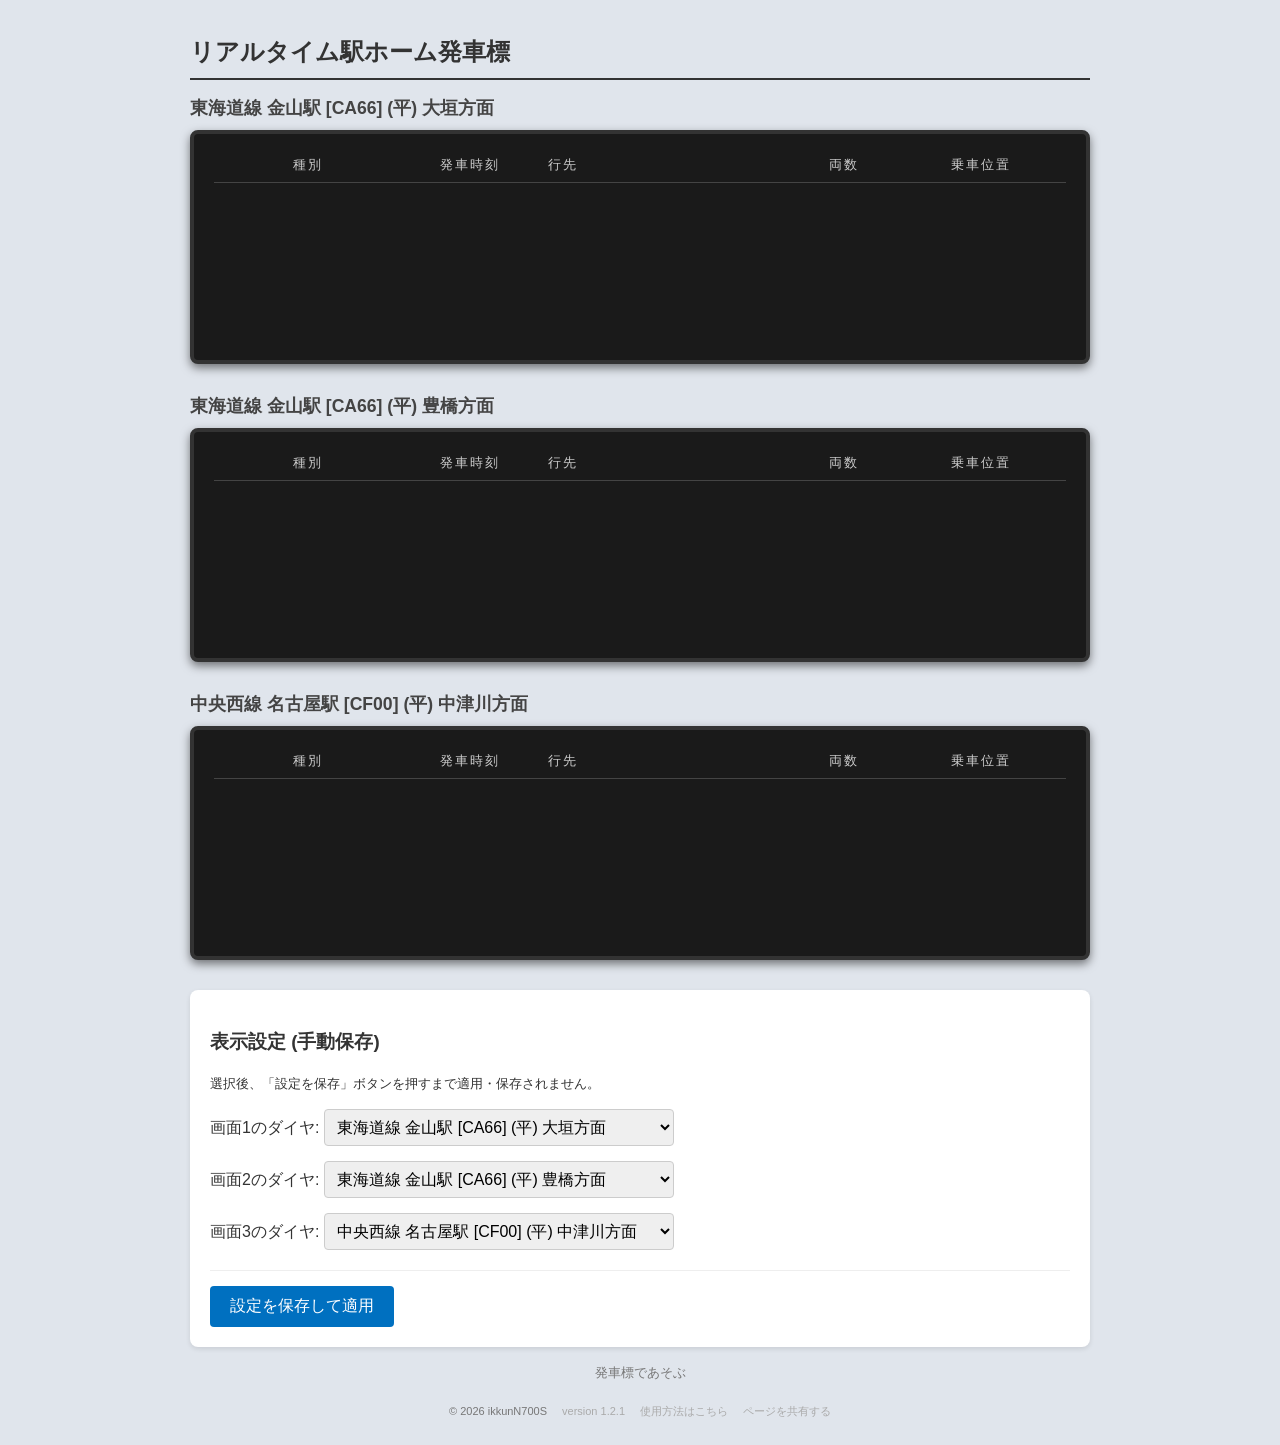
<file: index.html>
<!DOCTYPE html>
<html lang="ja">
<head>
    <meta charset="UTF-8">
    <meta name="viewport" content="width=900">
    <link rel="icon" type="image/svg+xml" href="./images/favicon/favicon.svg">
    <link rel="apple-touch-icon" sizes="180x180" href="./images/favicon/apple-touch-icon-180x180.png">
    <link rel="icon" type="image/png" sizes="256x256" href="./images/favicon/android-chrome-256x256.png">
    <title>リアルタイム駅ホーム発車標</title>
    <link rel="stylesheet" href="./css/sub.css">
    </head>
<body>
    <div class="container">
        <h1>リアルタイム駅ホーム発車標</h1>

        <div class="boards-wrapper">
            <div class="board-section">
                <h2 class="board-title" id="board-title-1">画面1</h2>
                <div class="display-board" id="board-1">
                    <div class="board-header">
                        <span class="col-type">種別</span>
                        <span class="col-time">発車時刻</span>
                        <span class="col-dest">行先</span>
                        <span class="col-cars">両数</span>
                        <span class="col-pos">乗車位置</span>
                    </div>
                    <div class="board-row">
                        <span class="col-type"><div id="disp-type-1-1" class="type-box"></div></span>
                        <span class="col-time" id="disp-time-1-1"></span>
                        <span class="col-dest"><span id="disp-dest-1-1" class="dest-text"></span></span>
                        <span class="col-cars" id="disp-cars-1-1"></span>
                        <span class="col-pos" id="disp-pos-1-1"></span>
                    </div>
                    <div class="board-row">
                        <span class="col-type"><div id="disp-type-1-2" class="type-box"></div></span>
                        <span class="col-time" id="disp-time-1-2"></span>
                        <span class="col-dest"><span id="disp-dest-1-2" class="dest-text"></span></span>
                        <span class="col-cars" id="disp-cars-1-2"></span>
                        <span class="col-pos" id="disp-pos-1-2"></span>
                    </div>
                </div>
            </div>

            <div class="board-section">
                <h2 class="board-title" id="board-title-2">画面2</h2>
                <div class="display-board" id="board-2">
                    <div class="board-header">
                        <span class="col-type">種別</span>
                        <span class="col-time">発車時刻</span>
                        <span class="col-dest">行先</span>
                        <span class="col-cars">両数</span>
                        <span class="col-pos">乗車位置</span>
                    </div>
                    <div class="board-row">
                        <span class="col-type"><div id="disp-type-2-1" class="type-box"></div></span>
                        <span class="col-time" id="disp-time-2-1"></span>
                        <span class="col-dest"><span id="disp-dest-2-1" class="dest-text"></span></span>
                        <span class="col-cars" id="disp-cars-2-1"></span>
                        <span class="col-pos" id="disp-pos-2-1"></span>
                    </div>
                    <div class="board-row">
                        <span class="col-type"><div id="disp-type-2-2" class="type-box"></div></span>
                        <span class="col-time" id="disp-time-2-2"></span>
                        <span class="col-dest"><span id="disp-dest-2-2" class="dest-text"></span></span>
                        <span class="col-cars" id="disp-cars-2-2"></span>
                        <span class="col-pos" id="disp-pos-2-2"></span>
                    </div>
                </div>
            </div>

            <div class="board-section">
                <h2 class="board-title" id="board-title-3">画面3</h2>
                <div class="display-board" id="board-3">
                    <div class="board-header">
                        <span class="col-type">種別</span>
                        <span class="col-time">発車時刻</span>
                        <span class="col-dest">行先</span>
                        <span class="col-cars">両数</span>
                        <span class="col-pos">乗車位置</span>
                    </div>
                    <div class="board-row">
                        <span class="col-type"><div id="disp-type-3-1" class="type-box"></div></span>
                        <span class="col-time" id="disp-time-3-1"></span>
                        <span class="col-dest"><span id="disp-dest-3-1" class="dest-text"></span></span>
                        <span class="col-cars" id="disp-cars-3-1"></span>
                        <span class="col-pos" id="disp-pos-3-1"></span>
                    </div>
                    <div class="board-row">
                        <span class="col-type"><div id="disp-type-3-2" class="type-box"></div></span>
                        <span class="col-time" id="disp-time-3-2"></span>
                        <span class="col-dest"><span id="disp-dest-3-2" class="dest-text"></span></span>
                        <span class="col-cars" id="disp-cars-3-2"></span>
                        <span class="col-pos" id="disp-pos-3-2"></span>
                    </div>
                </div>
            </div>
        </div>

        <div class="controls">
            <h3>表示設定 (手動保存)</h3>
            <p><small>選択後、「設定を保存」ボタンを押すまで適用・保存されません。</small></p>
            
            <div class="control-row">
                <label>画面1のダイヤ: 
                    <select class="schedule-select" id="select-board-1"></select>
                </label>
            </div>

            <div class="control-row">
                <label>画面2のダイヤ: 
                    <select class="schedule-select" id="select-board-2"></select>
                </label>
            </div>

            <div class="control-row">
                <label>画面3のダイヤ: 
                    <select class="schedule-select" id="select-board-3"></select>
                </label>
            </div>

            <div class="save-actions">
                <button id="btn-save" class="btn-primary">設定を保存して適用</button>
                <span id="save-message" class="msg-hidden">保存しました！</span>
            </div>
        </div>

        <p><small><div class="link"><a href="./play.html" class="home-link">発車標であそぶ</a></div></small></p>
    </div>

    <footer>
        <p>&copy; 2026 ikkunN700S</p>
        <p id="site-version"></p>
        <a href="https://github.com/ikkunN700S/train-station-lcd#%E9%A7%85%E3%83%9B%E3%83%BC%E3%83%A0%E7%99%BA%E8%BB%8A%E6%A8%99%E3%82%B7%E3%83%9F%E3%83%A5%E3%83%AC%E3%83%BC%E3%82%BF" target="_blank" rel="noopener noreferrer" class="footer-link">使用方法はこちら</a>
        <a href="" id="share-link" class="footer-link">ページを共有する</a>
    </footer>

    <script src="./js/config.js"></script>
    <script src="./js/sub.js"></script>
    <script src="./js/version.js"></script>
    <script src="./js/sharelink.js"></script>
</body>
</html>
</file>
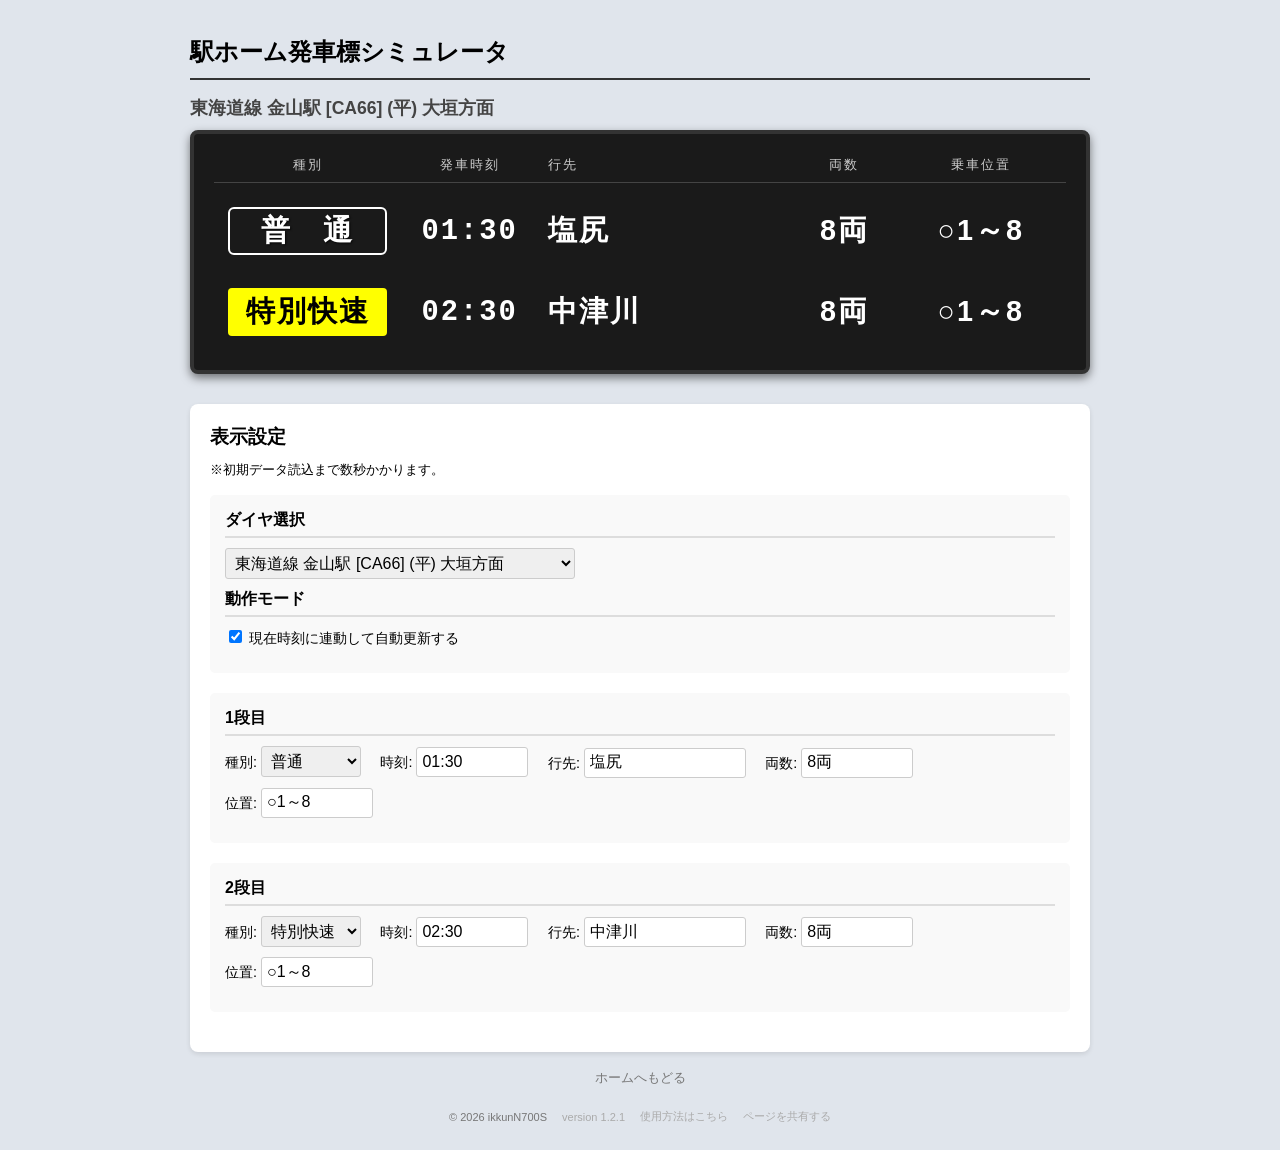
<file: play.html>
<!DOCTYPE html>
<html lang="ja">
<head>
    <meta charset="UTF-8">
    <meta name="viewport" content="width=900">
    <link rel="icon" type="image/svg+xml" href="./images/favicon/favicon.svg">
    <link rel="apple-touch-icon" sizes="180x180" href="./images/favicon/apple-touch-icon-180x180.png">
    <link rel="icon" type="image/png" sizes="256x256" href="./images/favicon/android-chrome-256x256.png">
    <title>駅ホーム発車標シミュレータ</title>
    <link rel="stylesheet" href="./css/style.css">
</head>
<body>
    <div class="container">
        <h1>駅ホーム発車標シミュレータ</h1>

        <h2 class="board-title" id="board-title">画面</h2>
        <div class="display-board">
            <div class="board-header">
                <span class="col-type">種別</span>
                <span class="col-time">発車時刻</span>
                <span class="col-dest">行先</span>
                <span class="col-cars">両数</span>
                <span class="col-pos">乗車位置</span>
            </div>
            
            <div class="board-row">
                <span class="col-type"><div id="disp-type-1" class="type-box"></div></span>
                <span class="col-time" id="disp-time-1"></span>
                <span class="col-dest">
                    <span id="disp-dest-1" class="dest-text"></span>
                </span>
                <span class="col-cars" id="disp-cars-1"></span>
                <span class="col-pos" id="disp-pos-1"></span>
            </div>

            <div class="board-row">
                <span class="col-type"><div id="disp-type-2" class="type-box"></div></span>
                <span class="col-time" id="disp-time-2"></span>
                <span class="col-dest">
                    <span id="disp-dest-2" class="dest-text"></span>
                </span>
                <span class="col-cars" id="disp-cars-2"></span>
                <span class="col-pos" id="disp-pos-2"></span>
            </div>
        </div>

        <div class="controls">
            <h3>表示設定</h3>
            <p><small>※初期データ読込まで数秒かかります。</small></p>
            
            <div class="control-row">
                <h4>ダイヤ選択</h4>
                <select class="schedule-select" id="schedule-selector">
                    
                </select>

                <h4>動作モード</h4>
                <label>
                    <input type="checkbox" id="auto-update-toggle" checked>
                    現在時刻に連動して自動更新する
                </label>
            </div>

            <div class="control-row">
                <h4>1段目</h4>
                <label>種別: 
                    <select id="input-type-1">
                        <option value="local">普通</option>
                        <option value="semirapid">区間快速</option>
                        <option value="rapid">快速</option>
                        <option value="newrapid">新快速</option>
                        <option value="specialrapid">特別快速</option>
                        <option value="extra">臨時</option>
                        <option value="outofservice">回送</option>
                    </select>
                </label>
                <label>時刻: <input type="text" id="input-time-1" value=""></label>
                <label>行先: <input type="text" id="input-dest-1" value=""></label>
                <label>両数: <input type="text" id="input-cars-1" value=""></label>
                <label>位置: <input type="text" id="input-pos-1" value=""></label>
            </div>

            <div class="control-row">
                <h4>2段目</h4>
                <label>種別: 
                    <select id="input-type-2">
                        <option value="local">普通</option>
                        <option value="semirapid">区間快速</option>
                        <option value="rapid">快速</option>
                        <option value="newrapid">新快速</option>
                        <option value="specialrapid">特別快速</option>
                        <option value="extra">臨時</option>
                        <option value="outofservice">回送</option>
                    </select>
                </label>
                <label>時刻: <input type="text" id="input-time-2" value=""></label>
                <label>行先: <input type="text" id="input-dest-2" value=""></label>
                <label>両数: <input type="text" id="input-cars-2" value=""></label>
                <label>位置: <input type="text" id="input-pos-2" value=""></label>
            </div>
        </div>

        <p><small><div class="link"><a href="./index.html" class="home-link">ホームへもどる</a></div></small></p>
    </div>

    <footer>
        <p>&copy; 2026 ikkunN700S</p>
        <p id="site-version"></p>
        <a href="https://github.com/ikkunN700S/train-station-lcd#%E9%A7%85%E3%83%9B%E3%83%BC%E3%83%A0%E7%99%BA%E8%BB%8A%E6%A8%99%E3%82%B7%E3%83%9F%E3%83%A5%E3%83%AC%E3%83%BC%E3%82%BF" target="_blank" rel="noopener noreferrer" class="footer-link">使用方法はこちら</a>
        <a href="" id="share-link" class="footer-link">ページを共有する</a>
    </footer>

    <script src="./js/config.js"></script>
    <script src="./js/script.js"></script>
    <script src="./js/version.js"></script>
    <script src="./js/sharelink.js"></script>
</body>
</html>
</file>
<file: css/sub.css>
body {
    font-family: "Hiragino Kaku Gothic ProN", "Meiryo", sans-serif;
    background-color: #e0e5ec;
    margin: 0;
    padding: 20px;
    color: #333;
}

.container {
    width: 900px;
    margin: 0 auto;
}

h1 {
    font-size: 1.5rem;
    border-bottom: 2px solid #333;
    padding-bottom: 10px;
}

/* 発車標エリアのレイアウト */
.boards-wrapper {
    display: flex;
    flex-direction: column;
    gap: 30px;
    margin-bottom: 30px;
}

.board-title {
    font-size: 1.1rem;
    margin: 0 0 10px 0;
    color: #444;
}

/* 発車標ディスプレイ (前回のものを流用・調整) */
.display-board {
    background-color: #1a1a1a;
    color: #ffffff;
    padding: 15px 20px;
    border-radius: 8px;
    border: 4px solid #333;
    box-shadow: 0 4px 10px rgba(0, 0, 0, 0.5);
    letter-spacing: 2px;
}

.board-header {
    display: flex;
    align-items: center;
    padding: 8px 0;
    font-size: 0.8rem;
    color: #cccccc;
    border-bottom: 1px solid #444;
    margin-bottom: 10px;
}

.board-row {
    display: flex;
    align-items: center;
    padding: 8px 0;
    font-size: 1.8rem;
    font-weight: bold;
    height: 60px;
}

.col-type {
    width: 22%;
    text-align: center;
}

.col-time {
    width: 16%;
    text-align: center;
    font-family: monospace;
}

.col-dest {
    width: 30%;
    text-align: left;
    padding: 0 10px;
    box-sizing: border-box;
    overflow: hidden;
    white-space: nowrap;
    display: flex;
    align-items: center;
}

.col-cars {
    width: 12%;
    text-align: center;
}

.col-pos {
    width: 20%;
    text-align: center;
}

.dest-text {
    display: inline-block;
    white-space: nowrap;
    transform-origin: left center;
}

.type-box {
    display: inline-block;
    padding: 2px 10px;
    width: 85%;
    text-align: center;
    text-shadow: 1px 1px 2px rgba(0, 0, 0, 0.8);
    box-sizing: border-box;
    border: 2px solid transparent;
    border-radius: 4px;
}

.type-box:empty {
    display: none;
}

.type-local {
    background-color: #1a1a1a;
    color: #ffffff;
    border-color: #ffffff;
    border-radius: 6px;
}

.type-semirapid {
    background-color: #00cc44;
    color: #fff;
}

.type-rapid {
    background-color: #0052cc;
    color: #fff;
}

.type-newrapid {
    background-color: #ff4400;
    color: #fff;
}

.type-specialrapid {
    background-color: #ffff00ff;
    color: #000;
    text-shadow: none;
}

/* コントロールパネル */
.controls {
    background-color: #ffffff;
    padding: 20px;
    border-radius: 8px;
    box-shadow: 0 2px 5px rgba(0, 0, 0, 0.1);
}

.control-row {
    margin-bottom: 15px;
}

select {
    padding: 8px;
    font-size: 1rem;
    border: 1px solid #ccc;
    border-radius: 4px;
    width: 350px;
}

.save-actions {
    margin-top: 20px;
    padding-top: 15px;
    border-top: 1px solid #eee;
    display: flex;
    align-items: center;
    gap: 15px;
}

.btn-primary {
    background-color: #0070c0;
    color: white;
    border: none;
    padding: 10px 20px;
    font-size: 1rem;
    border-radius: 4px;
    cursor: pointer;
    transition: background-color 0.2s;
}

.btn-primary:hover {
    background-color: #005090;
}

.msg-hidden {
    opacity: 0;
    color: #00b050;
    font-weight: bold;
    transition: opacity 0.3s;
}

.msg-visible {
    opacity: 1;
}

.link {
    text-align: center;
    justify-content: center;
    align-items: center;
}

.home-link {
    color: #777;
    text-decoration: none;
    margin: 0;
}

.home-link:hover {
    color: #333;
    text-decoration: underline;
}

footer {
    text-align: center;
    padding: 6px 10px;
    font-size: 11px;
    color: #777;

    display: flex;
    flex-wrap: wrap;
    justify-content: center;
    align-items: center;
    gap: 15px;
}

footer p {
    margin: 0;
}

footer #site-version {
    color: #aaa;
}

footer .footer-link {
    color: #aaa;
    text-decoration: none;
}

footer .footer-link:hover {
    color: #333;
    text-decoration: underline;
}
</file>
<file: css/style.css>
body {
    font-family: "Hiragino Kaku Gothic ProN", "Meiryo", sans-serif;
    background-color: #e0e5ec;
    margin: 0;
    padding: 20px;
}

h1 {
    font-size: 1.5rem;
    border-bottom: 2px solid #333;
    padding-bottom: 10px;
}

.container {
    width: 900px;
    margin: 0 auto;
}

.board-title {
    font-size: 1.1rem;
    margin: 0 0 10px 0;
    color: #444;
}

/* 発車標ディスプレイのスタイル */
.display-board {
    background-color: #1a1a1a;
    color: #ffffff;
    padding: 15px 20px;
    border-radius: 8px;
    border: 4px solid #333;
    box-shadow: 0 4px 10px rgba(0, 0, 0, 0.5);
    margin-bottom: 30px;
    letter-spacing: 2px;
}

/* ヘッダーとデータ行の共通グリッドレイアウト */
.board-header,
.board-row {
    display: flex;
    align-items: center;
    padding: 8px 0;
}

.board-header {
    font-size: 0.8rem;
    color: #cccccc;
    border-bottom: 1px solid #444;
    margin-bottom: 10px;
}

.board-row {
    font-size: 1.8rem;
    font-weight: bold;
    margin-bottom: 5px;
    padding: 8px 0;
    height: 60px;
    /* 高さを固定 */
}

/* 行先カラムの設定 */
.col-dest {
    width: 30%;
    text-align: left;
    padding: 0 10px;
    box-sizing: border-box;
    overflow: hidden;
    /* はみ出しを隠す */
    white-space: nowrap;
    /* 改行禁止 */
    display: flex;
    align-items: center;
}

/* 駅名テキスト自体 */
.dest-text {
    display: inline-block;
    white-space: nowrap;
    transform-origin: left center;
    /* 左端を基準に縮小 */
    transition: transform 0.1s ease-out;
    /* 変化を少し滑らかに */
}

/* その他のカラム幅（微調整） */
.col-type {
    width: 22%;
    text-align: center;
}

.col-time {
    width: 16%;
    text-align: center;
    font-family: monospace;
}

.col-cars {
    width: 12%;
    text-align: center;
}

.col-pos {
    width: 20%;
    text-align: center;
}

/* 種別ボックスのスタイル */
.type-box {
    display: inline-block;
    padding: 2px 10px;
    width: 85%;
    text-shadow: 1px 1px 2px rgba(0, 0, 0, 0.8);
    text-align: center;
    box-sizing: border-box; /* 枠線を含めて幅を計算させる（ガタつき防止） */
    border: 2px solid transparent; /* 普段は透明な枠線を確保しておく（ガタつき防止） */
    border-radius: 4px; /* 基本の角丸 */
}

/* 種別ごとの背景色（JR東海準拠の近似色） */
/* 普通: 灰 */
.type-local,
.type-extra,
.type-outofservice {
    background-color: #1a1a1a;
    color: #fff;
    border-color: #ffffff; /* 白の枠線を表示 */
    border-radius: 6px; /* 普通だけ少し角丸を強めにする */
}

/* 区間快速: 緑 */
.type-semirapid {
    background-color: #00cc44;
    color: #fff;
}

/* 快速: 青 */
.type-rapid {
    background-color: #0052cc;
    color: #fff;
}

/* 新快速: オレンジ */
.type-newrapid {
    background-color: #ff4400;
    color: #fff;
}

/* 特別快速: 黄色 */
.type-specialrapid {
    background-color: #ffff00ff;
    color: #000;
    text-shadow: none;
}


/* 入力フォームのスタイル */
.controls {
    background-color: #ffffff;
    padding: 20px;
    border-radius: 8px;
    box-shadow: 0 2px 5px rgba(0, 0, 0, 0.1);
}

.controls h3 {
    margin-top: 0;
    margin-bottom: 10px;
}

.controls p {
    margin-top: 0;
}

.control-row {
    margin-bottom: 20px;
    padding: 15px;
    background-color: #f9f9f9;
    border-radius: 5px;
}

.control-row h4 {
    margin-top: 0;
    margin-bottom: 10px;
    border-bottom: 2px solid #ddd;
    padding-bottom: 5px;
}

label {
    display: inline-block;
    margin-right: 15px;
    margin-bottom: 10px;
    font-size: 0.9rem;
}

input[type="text"],
select {
    padding: 5px;
    font-size: 1rem;
    border: 1px solid #ccc;
    border-radius: 3px;
    width: 100px;
}

#schedule-selector {
    width: 350px;
    margin-bottom: 10px;
}

input[id^="input-dest"] {
    width: 150px;
}

.link {
    text-align: center;
    justify-content: center;
    align-items: center;
}

.home-link {
    color: #777;
    text-decoration: none;
    margin: 0;
}

.home-link:hover {
    color: #333;
    text-decoration: underline;
}

footer {
    text-align: center;
    padding: 6px 10px;
    font-size: 11px;
    color: #777;

    display: flex;
    flex-wrap: wrap;
    justify-content: center;
    align-items: center;
    gap: 15px;
}

footer p {
    margin: 0;
}

footer #site-version {
    color: #aaa;
}

footer .footer-link {
    color: #aaa;
    text-decoration: none;
}

footer .footer-link:hover {
    color: #333;
    text-decoration: underline;
}
</file>
